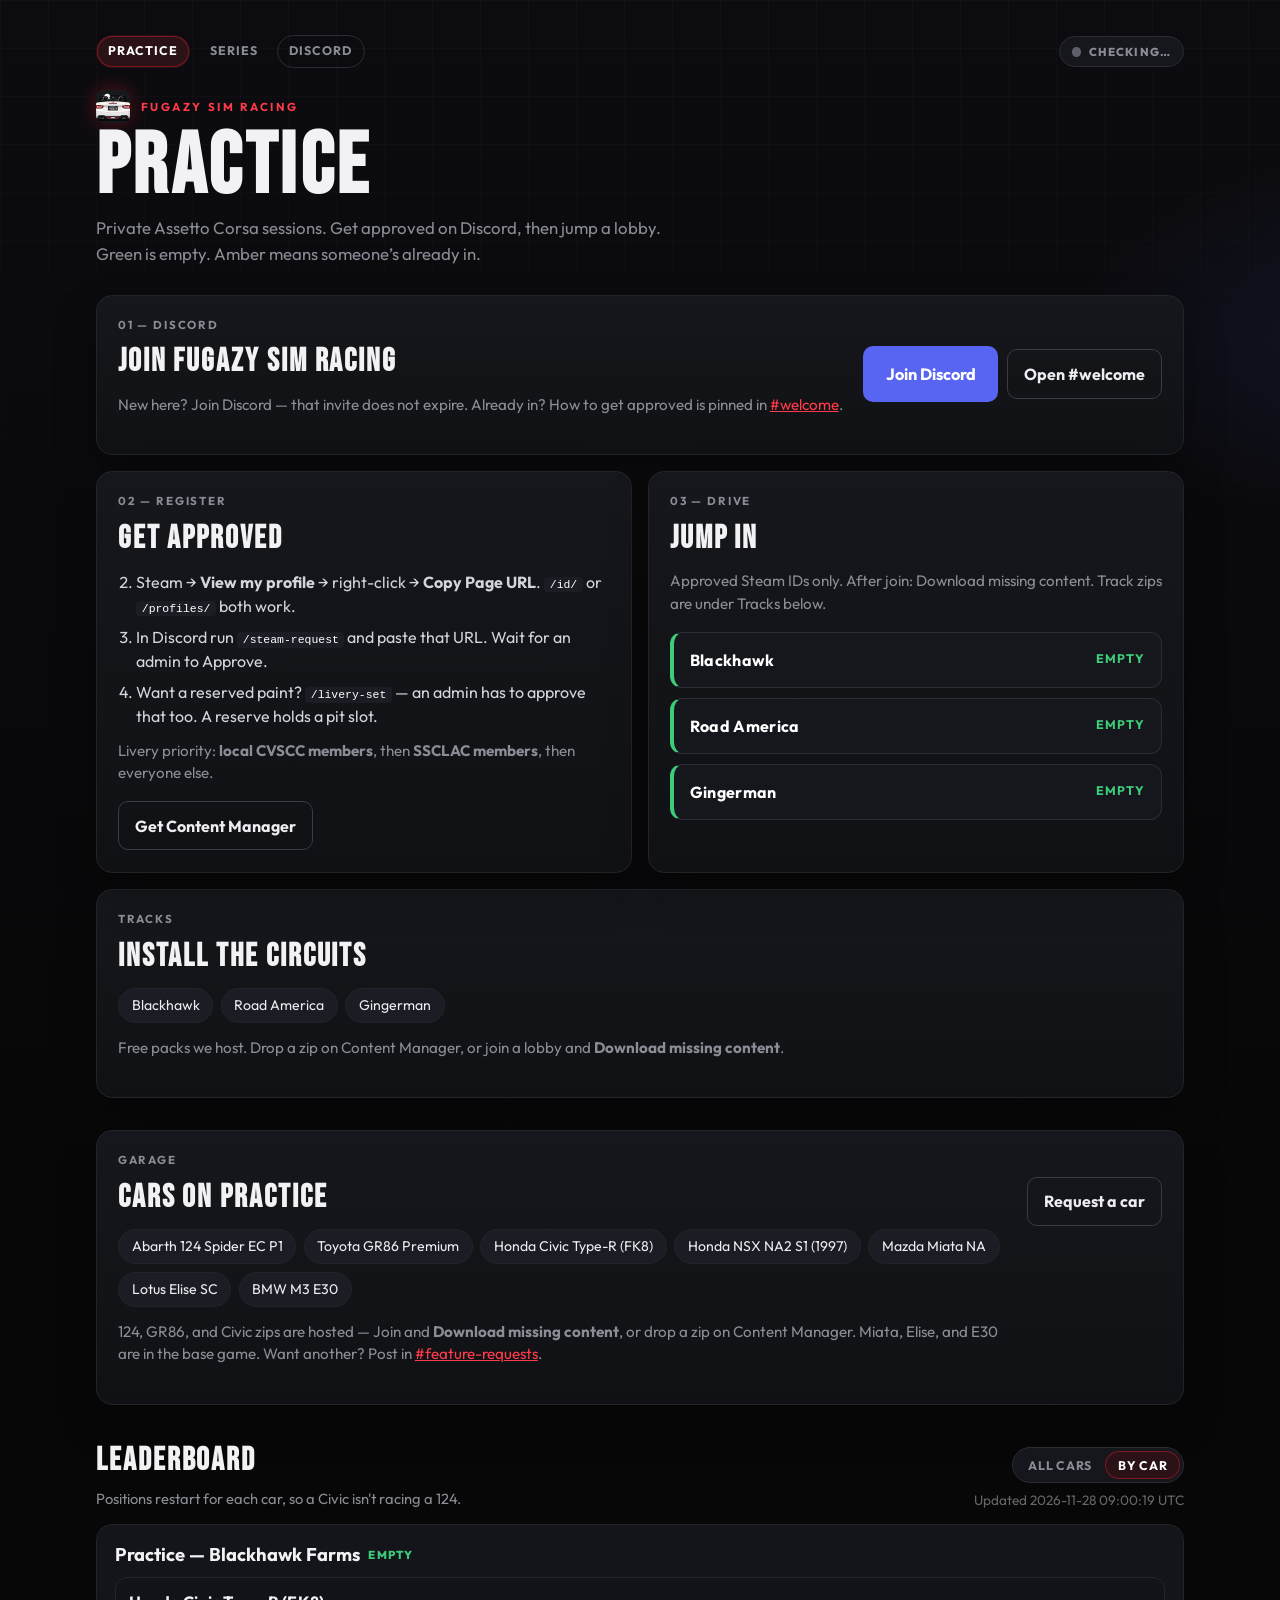
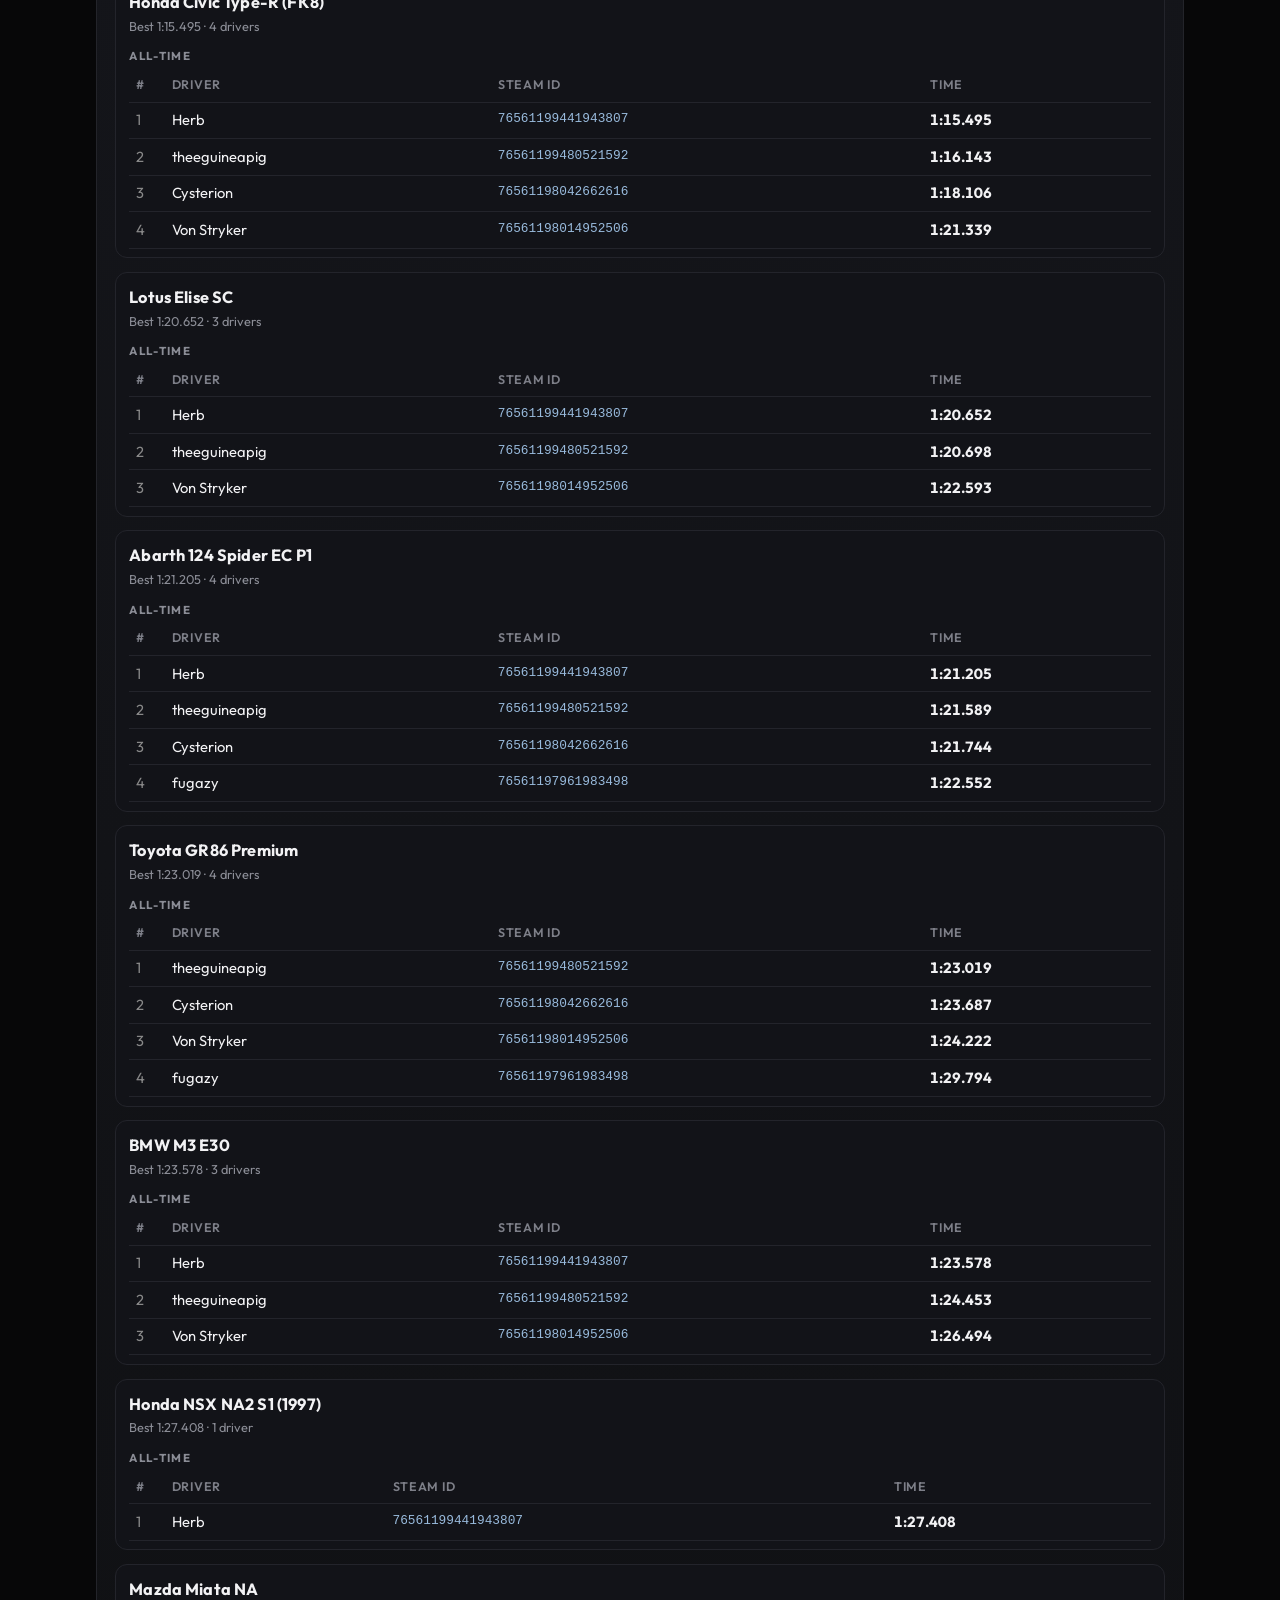
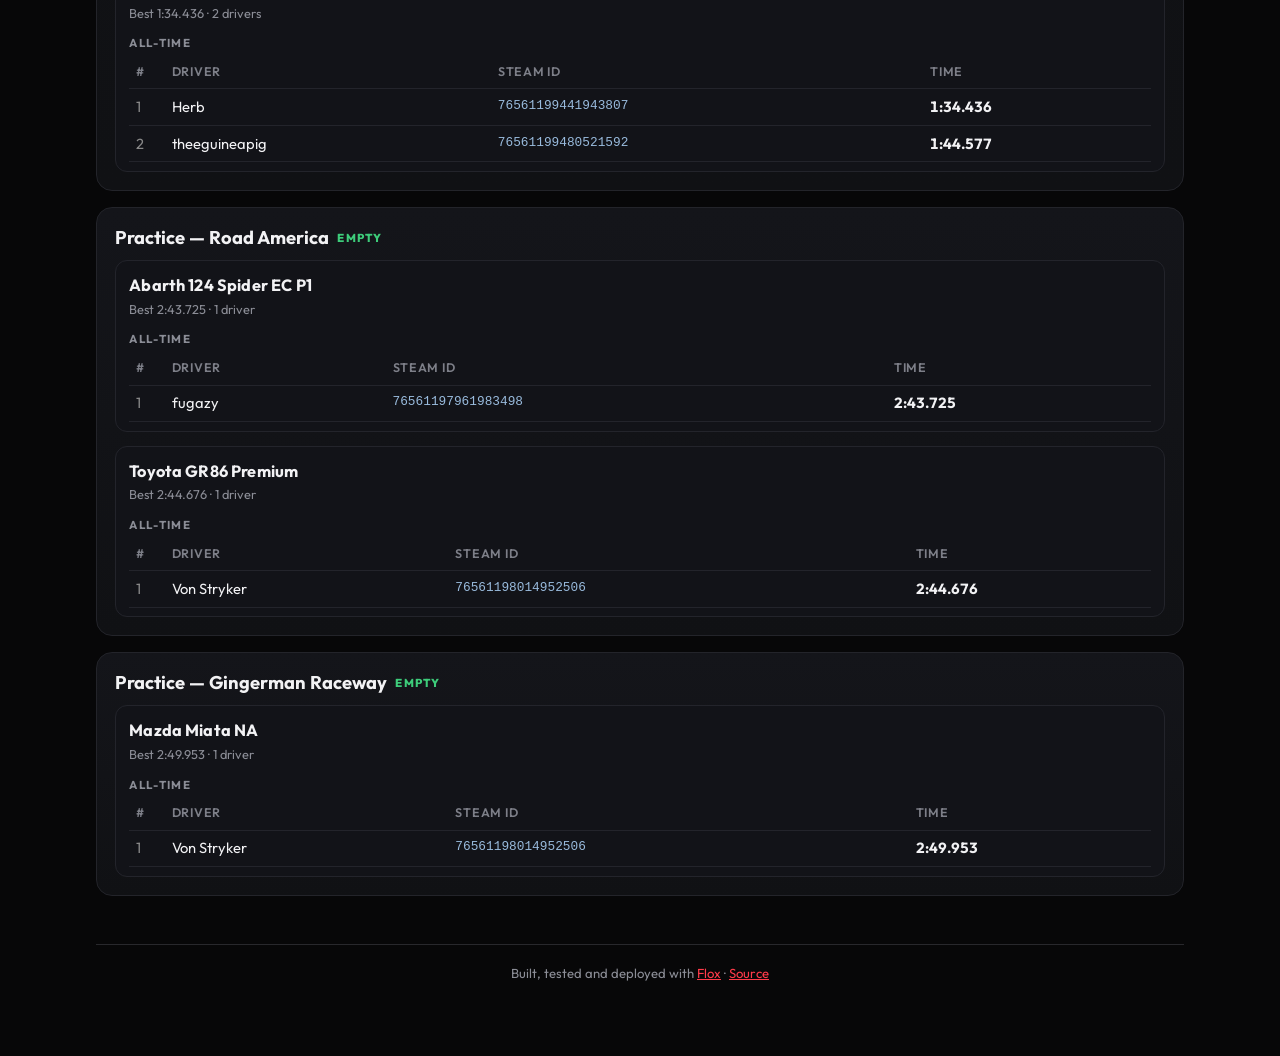
<file: index.html>
<!DOCTYPE html>
<html lang="en" data-events="https://ntfy.sh/ac-imkarrer-ac-practice-status/sse">
<head>
  <meta charset="utf-8">
  <meta name="viewport" content="width=device-width, initial-scale=1">
  <title>FUGAZY SIM RACING — Practice</title>
  <link rel="icon" type="image/png" href="favicon.png?v=1">
  <link rel="apple-touch-icon" href="favicon.png?v=1">
  <meta property="og:image" content="https://simracing.fugazy.dev/favicon.png">
  <link rel="preconnect" href="https://fonts.googleapis.com">
  <link rel="preconnect" href="https://fonts.gstatic.com" crossorigin>
  <link href="https://fonts.googleapis.com/css2?family=Bebas+Neue&family=Outfit:wght@400;600;700&display=swap" rel="stylesheet">
  <link rel="stylesheet" href="style.css?v=8">
</head>
<body>
  <div class="wrap">
    <header>
      <nav class="site-nav" aria-label="Site">
        <a class="nav-link on" href="index.html">Practice</a>
        <a class="nav-link" href="series.html">Series</a>
        <a class="nav-link ghost" href="https://discord.gg/Rh7vevrUYy">Discord</a>
        <p class="health" id="health" data-state="checking" role="status" aria-live="polite">
          <span class="health-dot" aria-hidden="true"></span>
          <span class="health-label">Checking…</span>
        </p>
      </nav>
      <div class="brand">
        <span class="brand-mark" aria-hidden="true"></span>
        <p class="eyebrow">Fugazy Sim Racing</p>
      </div>
      <h1>Practice</h1>
      <p class="lede">Private Assetto Corsa sessions. Get approved on Discord, then jump a lobby. Green is empty. Amber means someone’s already in.</p>
    </header>

    <aside class="health-banner" id="health-banner" hidden>
      <strong id="health-title">Down for maintenance</strong>
      <p id="health-message">Practice servers are offline.</p>
    </aside>

    <section class="card discord-step">
      <div class="copy">
        <p class="kicker">01 — Discord</p>
        <h2>Join FUGAZY SIM RACING</h2>
        <p class="hint">New here? Join Discord — that invite does not expire. Already in? How to get approved is pinned in <a href="https://discord.com/channels/1544532113615749210/1545234414265700374">#welcome</a>.</p>
      </div>
      <div class="discord-actions">
        <a class="btn discord" href="https://discord.gg/Rh7vevrUYy">Join Discord</a>
        <a class="btn ghost" href="https://discord.com/channels/1544532113615749210/1545234414265700374">Open #welcome</a>
      </div>
    </section>

    <section class="grid">
      <article class="card">
        <p class="kicker">02 — Register</p>
        <h2>Get approved</h2>
        <ol class="howto" start="2">
          <li>Steam → <strong>View my profile</strong> → right-click → <strong>Copy Page URL</strong>. <code>/id/</code> or <code>/profiles/</code> both work.</li>
          <li>In Discord run <code>/steam-request</code> and paste that URL. Wait for an admin to Approve.</li>
          <li>Want a reserved paint? <code>/livery-set</code> — an admin has to approve that too. A reserve holds a pit slot.</li>
        </ol>
        <p class="hint">Livery priority: <strong>local CVSCC members</strong>, then <strong>SSCLAC members</strong>, then everyone else.</p>
        <div class="actions">
          <a class="btn ghost" href="https://github.com/gro-ove/actools/releases/latest">Get Content Manager</a>
        </div>
      </article>

      <article class="card">
        <p class="kicker">03 — Drive</p>
        <h2>Jump in</h2>
        <p class="hint">Approved Steam IDs only. After join: Download missing content. Track zips are under Tracks below.</p>
        <div class="join-grid">
          <a class="join-card" data-lobby="blackhawk" href="https://acstuff.ru/s/q:race/online/join?ip=167.237.13.200&httpPort=8081">
            <span class="join-name">Blackhawk</span>
            <span class="join-status">…</span>
          </a>
          <a class="join-card" data-lobby="road-america" href="https://acstuff.ru/s/q:race/online/join?ip=167.237.13.200&httpPort=8082">
            <span class="join-name">Road America</span>
            <span class="join-status">…</span>
          </a>
          <a class="join-card" data-lobby="gingerman" href="https://acstuff.ru/s/q:race/online/join?ip=167.237.13.200&httpPort=8083">
            <span class="join-name">Gingerman</span>
            <span class="join-status">…</span>
          </a>
        </div>
      </article>
    </section>

    <section class="card cars-step" id="tracks">
      <div class="copy">
        <p class="kicker">Tracks</p>
        <h2>Install the circuits</h2>
        <ul class="car-pills">
            <li><a href="https://github.com/imkarrer/ac-practice/releases/download/content/slipangle_ggt.zip">Blackhawk</a></li>
            <li><a href="https://github.com/imkarrer/ac-practice/releases/download/content/lilski_road_america.zip">Road America</a></li>
            <li><a href="https://github.com/imkarrer/ac-practice/releases/download/content/gingerman_raceway.zip">Gingerman</a></li>
        </ul>
        <p class="hint">Free packs we host. Drop a zip on Content Manager, or join a lobby and <strong>Download missing content</strong>.</p>
      </div>
    </section>

    <section class="card cars-step">
      <div class="copy">
        <p class="kicker">Garage</p>
        <h2>Cars on practice</h2>
        <ul class="car-pills">
            <li><a href="https://github.com/imkarrer/ac-practice/releases/download/content/abarth_124_2016.zip">Abarth 124 Spider EC P1</a></li>
            <li><a href="https://github.com/imkarrer/ac-practice/releases/download/content/tbb_toyota_gr86_premium.zip">Toyota GR86 Premium</a></li>
            <li><a href="https://github.com/imkarrer/ac-practice/releases/download/content/pc_civic.zip">Honda Civic Type-R (FK8)</a></li>
            <li><a href="https://github.com/imkarrer/ac-practice/releases/download/content/some1_honda_nsx_1997_s1.zip">Honda NSX NA2 S1 (1997)</a></li>
            <li>Mazda Miata NA</li>
            <li>Lotus Elise SC</li>
            <li>BMW M3 E30</li>
        </ul>
        <p class="hint">124, GR86, and Civic zips are hosted — Join and <strong>Download missing content</strong>, or drop a zip on Content Manager. Miata, Elise, and E30 are in the base game. Want another? Post in <a href="https://discord.com/channels/1544532113615749210/1544893635353649294">#feature-requests</a>.</p>
      </div>
      <a class="btn ghost" href="https://discord.com/channels/1544532113615749210/1544893635353649294">Request a car</a>
    </section>

    <section>
      <div class="boards-head">
        <div>
          <h2>Leaderboard</h2>
          <p id="board-hint" class="boards-hint"></p>
        </div>
        <div class="boards-tools">
          <div class="rank-toggle" role="group" aria-label="Ranking mode">
            <button type="button" data-rank="all">All cars</button>
            <button type="button" data-rank="car">By car</button>
          </div>
          <p id="board-stamp" class="stamp"></p>
        </div>
      </div>
      <div id="boards"><p class="muted">Loading times…</p></div>
    </section>
    <footer class="site-foot">
      Built, tested and deployed with <a href="https://flox.dev">Flox</a>
      · <a href="https://github.com/imkarrer/ac-host">Source</a>
    </footer>
  </div>
  <script src="app.js?v=7"></script>
</body>
</html>
</file>
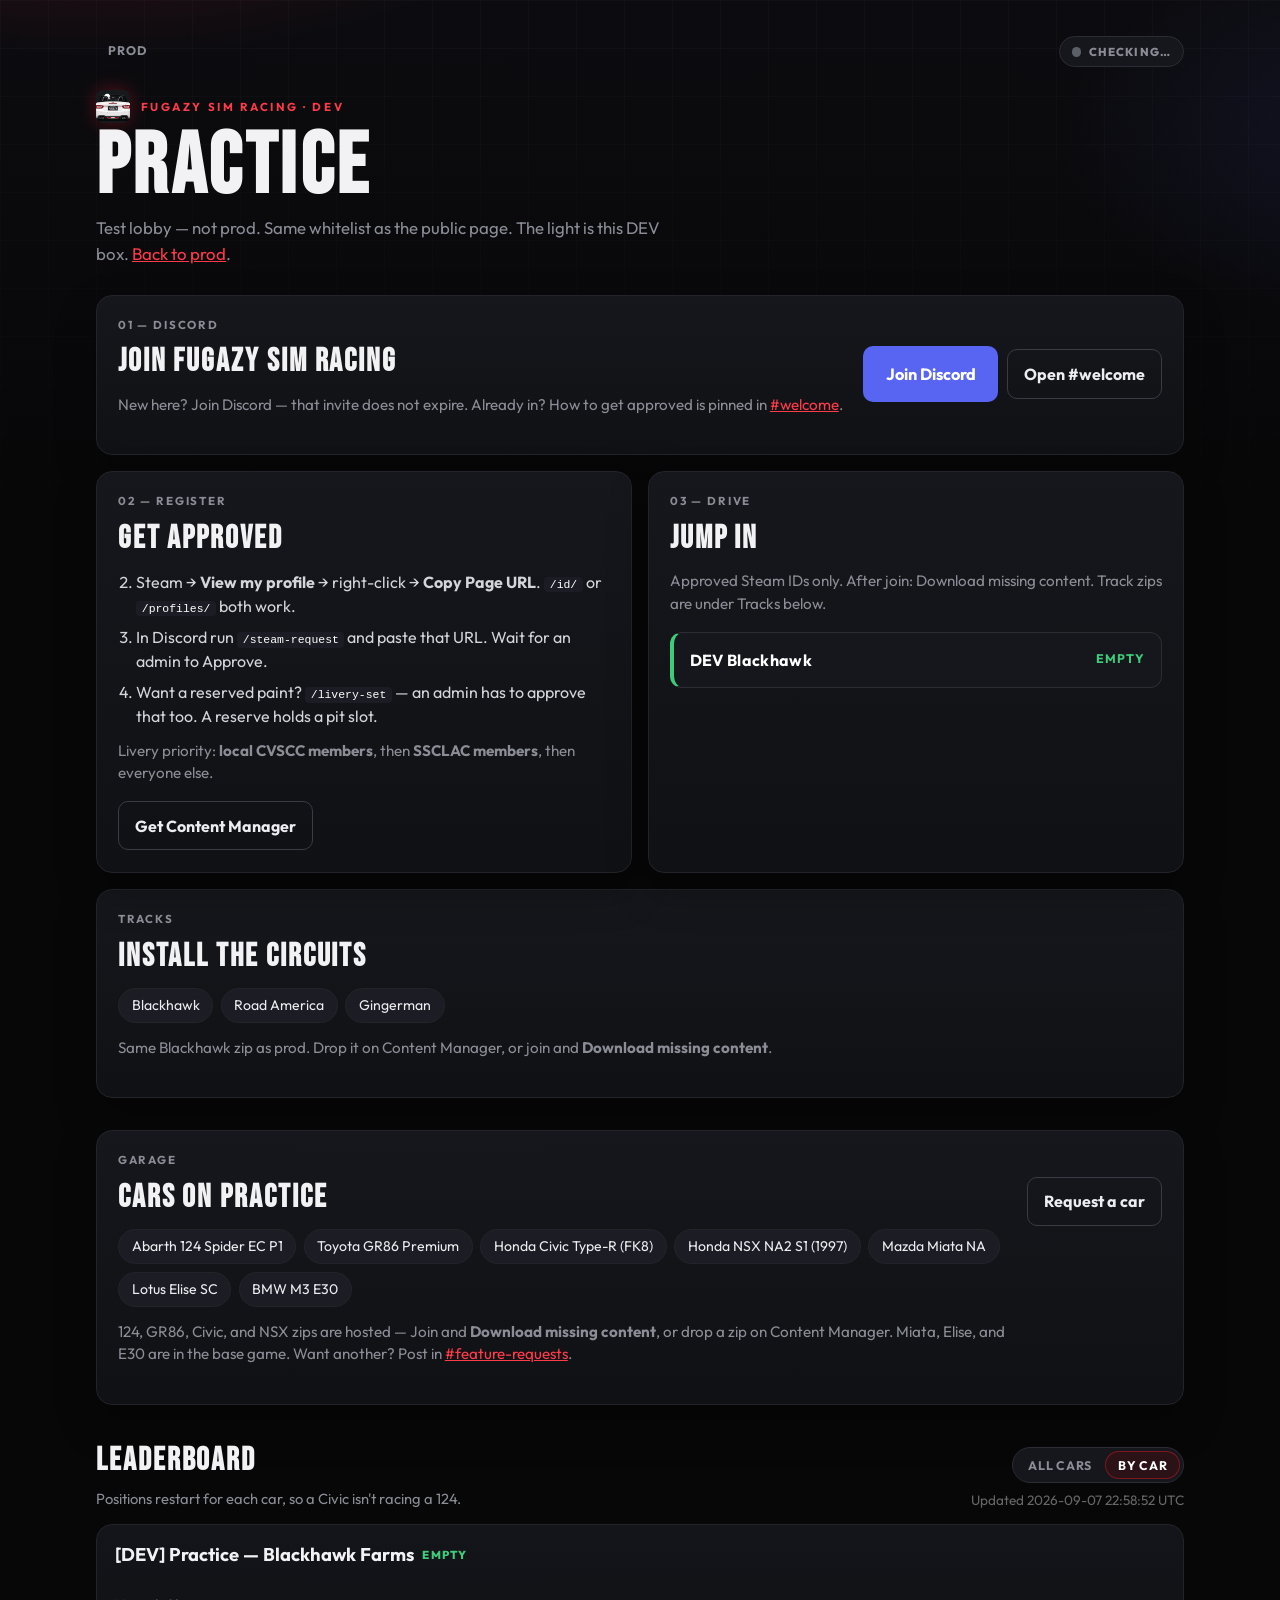
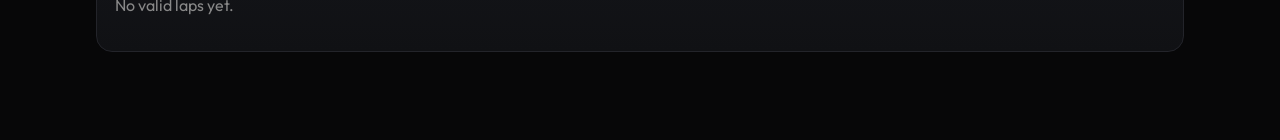
<file: dev/index.html>
<!DOCTYPE html>
<html lang="en" data-events="https://ntfy.sh/ac-imkarrer-ac-practice-status-dev/sse">
<head>
  <meta charset="utf-8">
  <meta name="viewport" content="width=device-width, initial-scale=1">
  <title>FUGAZY SIM RACING — Practice DEV</title>
  <link rel="icon" type="image/png" href="../favicon.png?v=1">
  <link rel="apple-touch-icon" href="../favicon.png?v=1">
  <meta property="og:image" content="https://simracing.fugazy.dev/favicon.png">
  <link rel="preconnect" href="https://fonts.googleapis.com">
  <link rel="preconnect" href="https://fonts.gstatic.com" crossorigin>
  <link href="https://fonts.googleapis.com/css2?family=Bebas+Neue&family=Outfit:wght@400;600;700&display=swap" rel="stylesheet">
  <link rel="stylesheet" href="../style.css?v=8">
</head>
<body>
  <div class="wrap">
    <header>
      <nav class="site-nav" aria-label="Site">
        <a class="nav-link" href="../">Prod</a>
        <p class="health" id="health" data-state="checking" role="status" aria-live="polite">
          <span class="health-dot" aria-hidden="true"></span>
          <span class="health-label">Checking…</span>
        </p>
      </nav>
      <div class="brand">
        <span class="brand-mark" aria-hidden="true"></span>
        <p class="eyebrow">Fugazy Sim Racing · Dev</p>
      </div>
      <h1>Practice</h1>
      <p class="lede">Test lobby — not prod. Same whitelist as the public page. The light is this DEV box. <a href="../">Back to prod</a>.</p>
    </header>

    <aside class="health-banner" id="health-banner" hidden>
      <strong id="health-title">Down for maintenance</strong>
      <p id="health-message">DEV lobby is offline.</p>
    </aside>

    <section class="card discord-step">
      <div class="copy">
        <p class="kicker">01 — Discord</p>
        <h2>Join FUGAZY SIM RACING</h2>
        <p class="hint">New here? Join Discord — that invite does not expire. Already in? How to get approved is pinned in <a href="https://discord.com/channels/1544532113615749210/1545234414265700374">#welcome</a>.</p>
      </div>
      <div class="discord-actions">
        <a class="btn discord" href="https://discord.gg/Rh7vevrUYy">Join Discord</a>
        <a class="btn ghost" href="https://discord.com/channels/1544532113615749210/1545234414265700374">Open #welcome</a>
      </div>
    </section>

    <section class="grid">
      <article class="card">
        <p class="kicker">02 — Register</p>
        <h2>Get approved</h2>
        <ol class="howto" start="2">
          <li>Steam → <strong>View my profile</strong> → right-click → <strong>Copy Page URL</strong>. <code>/id/</code> or <code>/profiles/</code> both work.</li>
          <li>In Discord run <code>/steam-request</code> and paste that URL. Wait for an admin to Approve.</li>
          <li>Want a reserved paint? <code>/livery-set</code> — an admin has to approve that too. A reserve holds a pit slot.</li>
        </ol>
        <p class="hint">Livery priority: <strong>local CVSCC members</strong>, then <strong>SSCLAC members</strong>, then everyone else.</p>
        <div class="actions">
          <a class="btn ghost" href="https://github.com/gro-ove/actools/releases/latest">Get Content Manager</a>
        </div>
      </article>

      <article class="card">
        <p class="kicker">03 — Drive</p>
        <h2>Jump in</h2>
        <p class="hint">Approved Steam IDs only. After join: Download missing content. Track zips are under Tracks below.</p>
        <div class="join-grid">
          <a class="join-card" data-lobby="dev-blackhawk" href="https://acstuff.ru/s/q:race/online/join?ip=167.237.13.200&httpPort=8089">
            <span class="join-name">DEV Blackhawk</span>
            <span class="join-status">…</span>
          </a>
        </div>
      </article>
    </section>

    <section class="card cars-step" id="tracks">
      <div class="copy">
        <p class="kicker">Tracks</p>
        <h2>Install the circuits</h2>
        <ul class="car-pills">
            <li><a href="https://github.com/imkarrer/ac-practice/releases/download/content/slipangle_ggt.zip">Blackhawk</a></li>
            <li><a href="https://github.com/imkarrer/ac-practice/releases/download/content/lilski_road_america.zip">Road America</a></li>
            <li><a href="https://github.com/imkarrer/ac-practice/releases/download/content/gingerman_raceway.zip">Gingerman</a></li>
        </ul>
        <p class="hint">Same Blackhawk zip as prod. Drop it on Content Manager, or join and <strong>Download missing content</strong>.</p>
      </div>
    </section>

    <section class="card cars-step">
      <div class="copy">
        <p class="kicker">Garage</p>
        <h2>Cars on practice</h2>
        <ul class="car-pills">
            <li><a href="https://github.com/imkarrer/ac-practice/releases/download/content/abarth_124_2016.zip">Abarth 124 Spider EC P1</a></li>
            <li><a href="https://github.com/imkarrer/ac-practice/releases/download/content/tbb_toyota_gr86_premium.zip">Toyota GR86 Premium</a></li>
            <li><a href="https://github.com/imkarrer/ac-practice/releases/download/content/pc_civic.zip">Honda Civic Type-R (FK8)</a></li>
            <li><a href="https://github.com/imkarrer/ac-practice/releases/download/content/some1_honda_nsx_1997_s1.zip">Honda NSX NA2 S1 (1997)</a></li>
            <li>Mazda Miata NA</li>
            <li>Lotus Elise SC</li>
            <li>BMW M3 E30</li>
        </ul>
        <p class="hint">124, GR86, Civic, and NSX zips are hosted — Join and <strong>Download missing content</strong>, or drop a zip on Content Manager. Miata, Elise, and E30 are in the base game. Want another? Post in <a href="https://discord.com/channels/1544532113615749210/1544893635353649294">#feature-requests</a>.</p>
      </div>
      <a class="btn ghost" href="https://discord.com/channels/1544532113615749210/1544893635353649294">Request a car</a>
    </section>

    <section>
      <div class="boards-head">
        <div>
          <h2>Leaderboard</h2>
          <p id="board-hint" class="boards-hint"></p>
        </div>
        <div class="boards-tools">
          <div class="rank-toggle" role="group" aria-label="Ranking mode">
            <button type="button" data-rank="all">All cars</button>
            <button type="button" data-rank="car">By car</button>
          </div>
          <p id="board-stamp" class="stamp"></p>
        </div>
      </div>
      <div id="boards"><p class="muted">Loading times…</p></div>
    </section>
  </div>
  <script src="../app.js?v=7"></script>
</body>
</html>
</file>
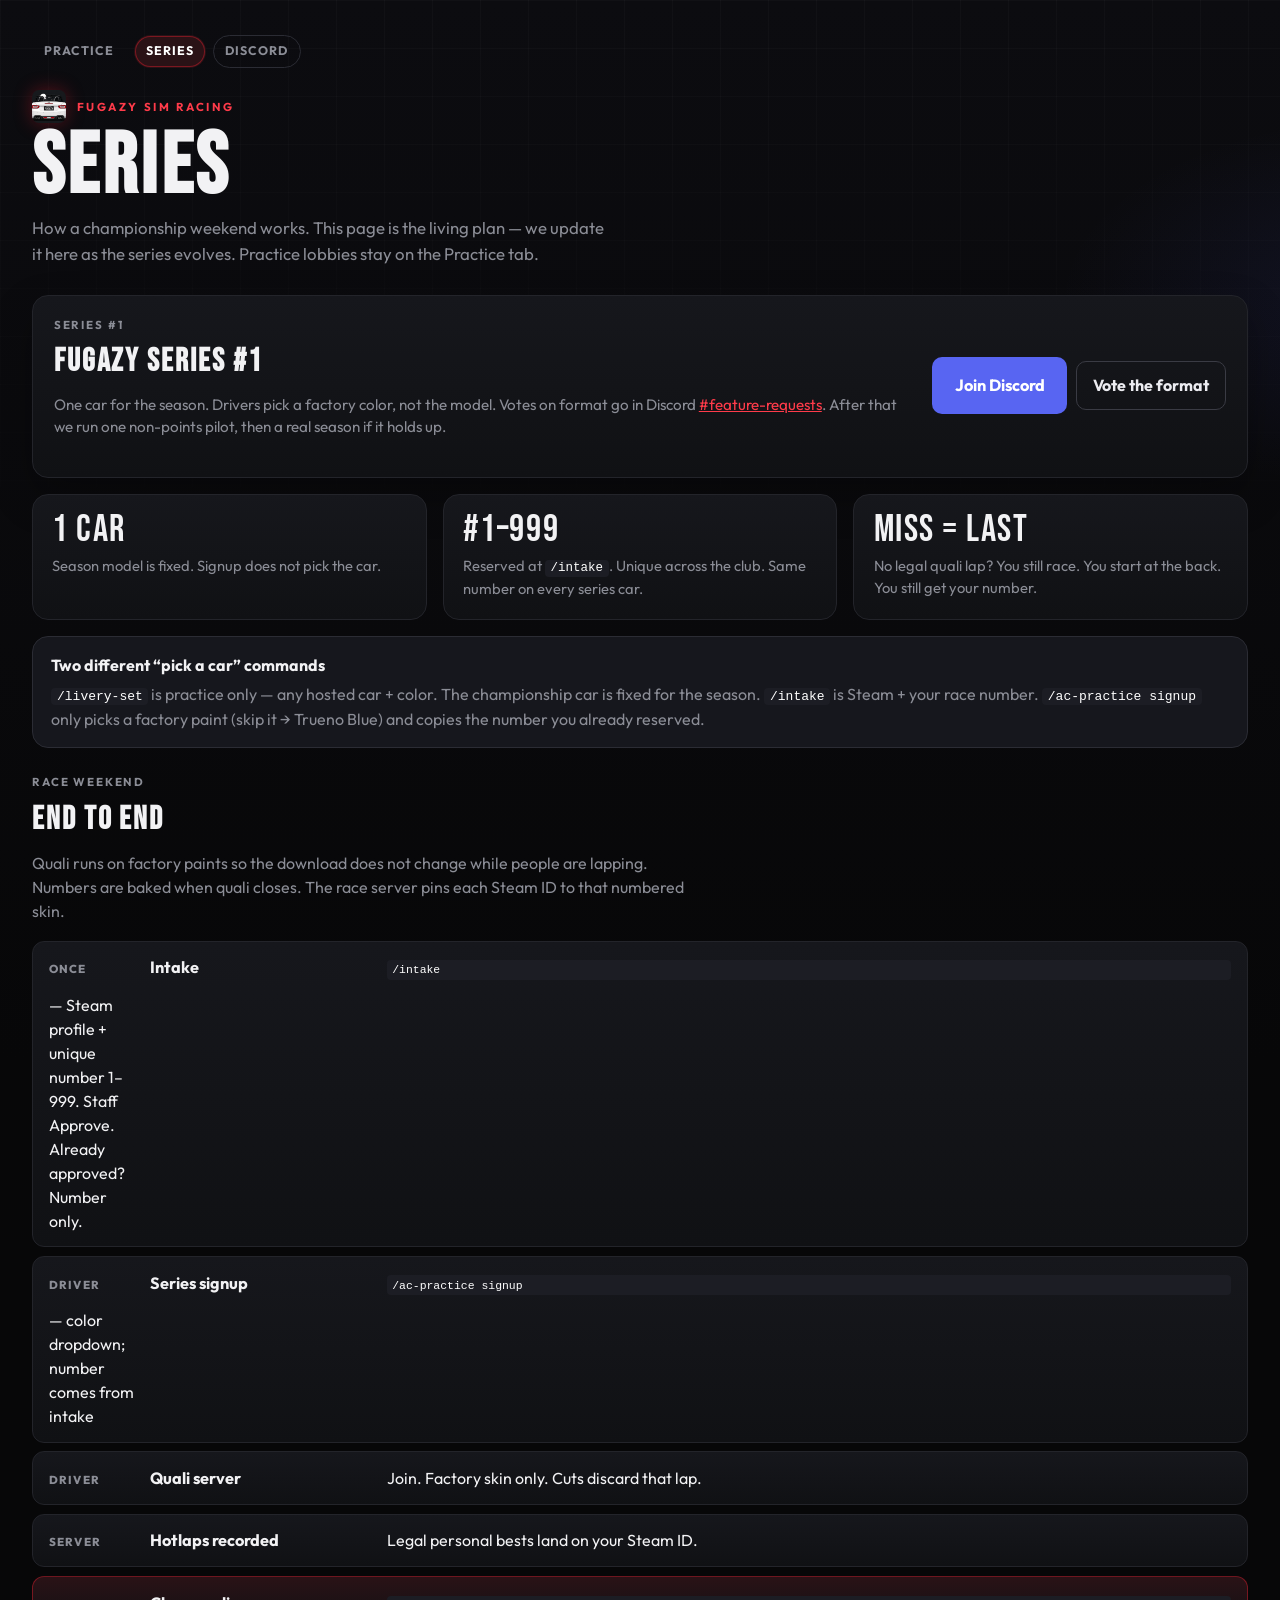
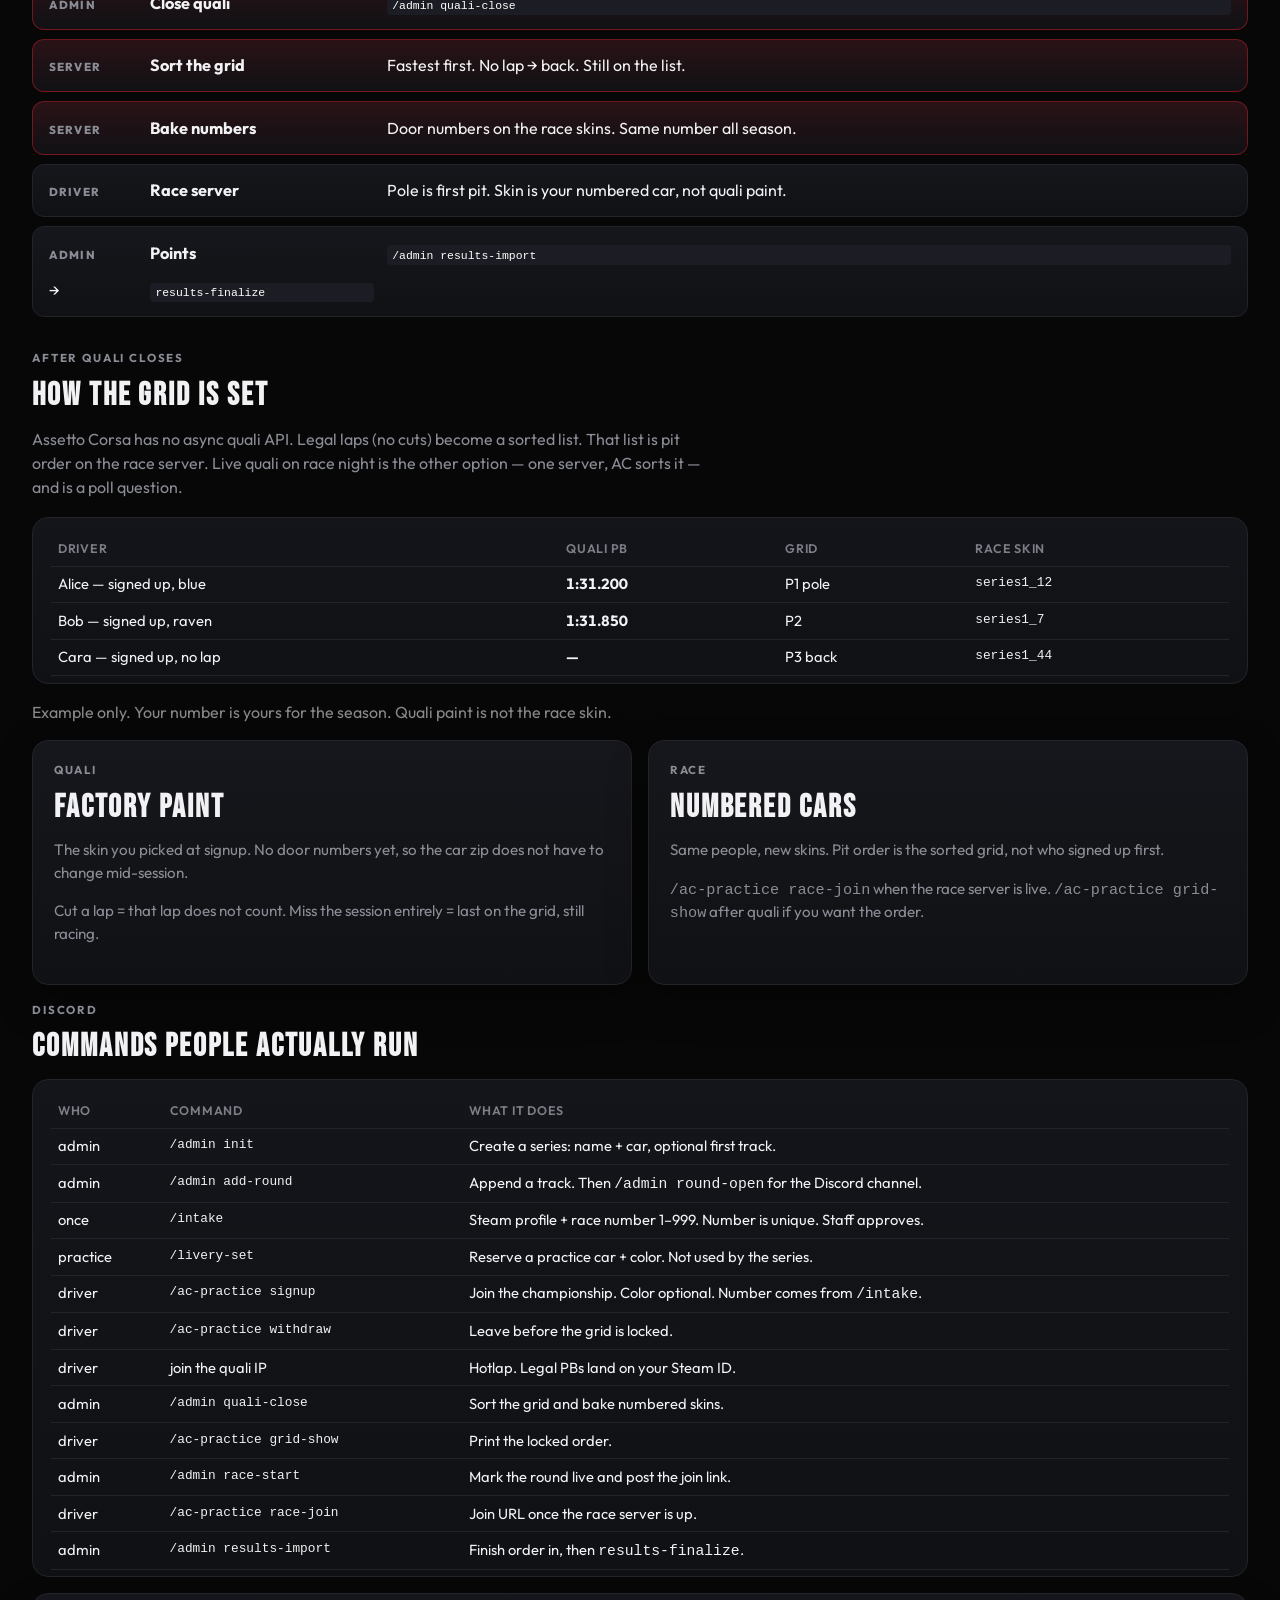
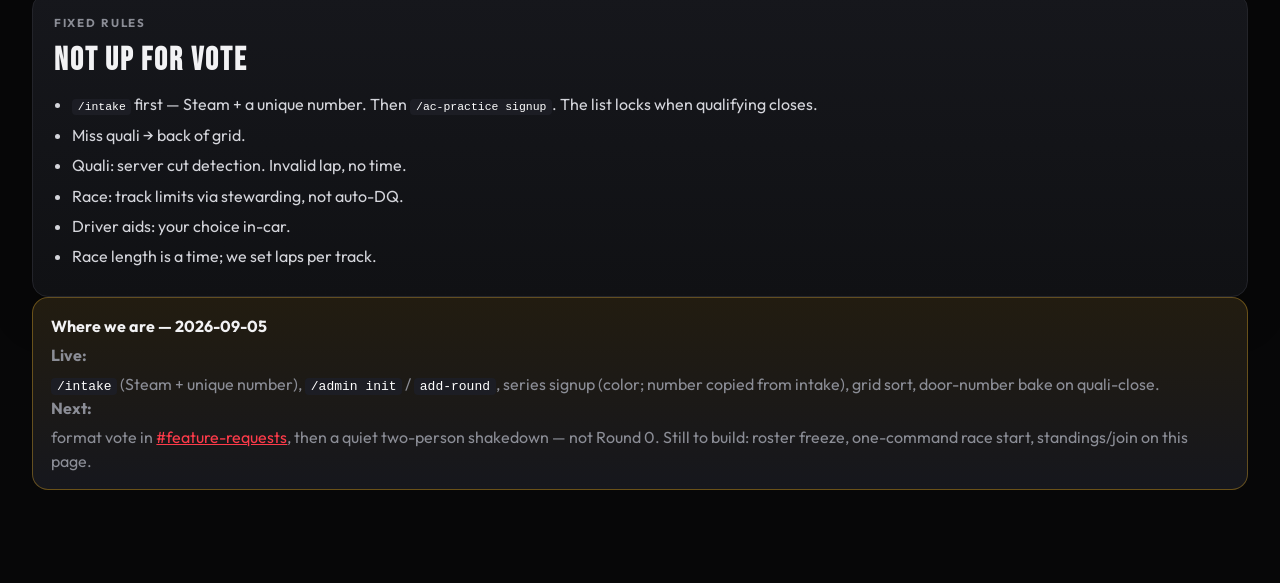
<file: series.html>
<!DOCTYPE html>
<html lang="en">
<head>
  <meta charset="utf-8">
  <meta name="viewport" content="width=device-width, initial-scale=1">
  <title>FUGAZY SIM RACING — Series</title>
  <link rel="icon" type="image/png" href="favicon.png?v=1">
  <link rel="apple-touch-icon" href="favicon.png?v=1">
  <meta property="og:title" content="FUGAZY SIM RACING — Series weekend">
  <meta property="og:description" content="How a championship weekend works: signup, quali, grid, numbered cars, race.">
  <meta property="og:image" content="https://imkarrer.github.io/ac-practice/favicon.png">
  <link rel="preconnect" href="https://fonts.googleapis.com">
  <link rel="preconnect" href="https://fonts.gstatic.com" crossorigin>
  <link href="https://fonts.googleapis.com/css2?family=Bebas+Neue&family=Outfit:wght@400;600;700&display=swap" rel="stylesheet">
  <link rel="stylesheet" href="style.css?v=8">
</head>
<body>
  <div class="wrap series-page">
    <header>
      <nav class="site-nav" aria-label="Site">
        <a class="nav-link" href="index.html">Practice</a>
        <a class="nav-link on" href="series.html">Series</a>
        <a class="nav-link ghost" href="https://discord.gg/Rh7vevrUYy">Discord</a>
      </nav>
      <div class="brand">
        <span class="brand-mark" aria-hidden="true"></span>
        <p class="eyebrow">Fugazy Sim Racing</p>
      </div>
      <h1>Series</h1>
      <p class="lede">How a championship weekend works. This page is the living plan — we update it here as the series evolves. Practice lobbies stay on the Practice tab.</p>
    </header>

    <section class="card discord-step" id="series-1">
      <div class="copy">
        <p class="kicker">Series #1</p>
        <h2>Fugazy Series #1</h2>
        <p class="hint">One car for the season. Drivers pick a factory color, not the model. Votes on format go in Discord <a href="https://discord.com/channels/1544532113615749210/1544893635353649294">#feature-requests</a>. After that we run one non-points pilot, then a real season if it holds up.</p>
      </div>
      <div class="discord-actions">
        <a class="btn discord" href="https://discord.gg/Rh7vevrUYy">Join Discord</a>
        <a class="btn ghost" href="https://discord.com/channels/1544532113615749210/1544893635353649294">Vote the format</a>
      </div>
    </section>

    <section class="stat-grid" aria-label="Series facts">
      <article class="stat-card">
        <p class="stat-value">1 car</p>
        <p class="stat-label">Season model is fixed. Signup does not pick the car.</p>
      </article>
      <article class="stat-card">
        <p class="stat-value">#1–999</p>
        <p class="stat-label">Reserved at <code>/intake</code>. Unique across the club. Same number on every series car.</p>
      </article>
      <article class="stat-card">
        <p class="stat-value">miss = last</p>
        <p class="stat-label">No legal quali lap? You still race. You start at the back. You still get your number.</p>
      </article>
    </section>

    <aside class="note">
      <strong>Two different “pick a car” commands</strong>
      <p><code>/livery-set</code> is practice only — any hosted car + color. The championship car is fixed for the season. <code>/intake</code> is Steam + your race number. <code>/ac-practice signup</code> only picks a factory paint (skip it → Trueno Blue) and copies the number you already reserved.</p>
    </aside>

    <section id="weekend">
      <p class="kicker">Race weekend</p>
      <h2 class="section-title">End to end</h2>
      <p class="section-lede">Quali runs on factory paints so the download does not change while people are lapping. Numbers are baked when quali closes. The race server pins each Steam ID to that numbered skin.</p>
      <ol class="flow">
        <li>
          <span class="flow-who">once</span>
          <strong>Intake</strong>
          <code>/intake</code> — Steam profile + unique number 1–999. Staff Approve. Already approved? Number only.
        </li>
        <li>
          <span class="flow-who">driver</span>
          <strong>Series signup</strong>
          <code>/ac-practice signup</code> — color dropdown; number comes from intake
        </li>
        <li>
          <span class="flow-who">driver</span>
          <strong>Quali server</strong>
          Join. Factory skin only. Cuts discard that lap.
        </li>
        <li>
          <span class="flow-who">server</span>
          <strong>Hotlaps recorded</strong>
          Legal personal bests land on your Steam ID.
        </li>
        <li class="flow-mark">
          <span class="flow-who">admin</span>
          <strong>Close quali</strong>
          <code>/admin quali-close</code>
        </li>
        <li class="flow-mark">
          <span class="flow-who">server</span>
          <strong>Sort the grid</strong>
          Fastest first. No lap → back. Still on the list.
        </li>
        <li class="flow-mark">
          <span class="flow-who">server</span>
          <strong>Bake numbers</strong>
          Door numbers on the race skins. Same number all season.
        </li>
        <li>
          <span class="flow-who">driver</span>
          <strong>Race server</strong>
          Pole is first pit. Skin is your numbered car, not quali paint.
        </li>
        <li>
          <span class="flow-who">admin</span>
          <strong>Points</strong>
          <code>/admin results-import</code> → <code>results-finalize</code>
        </li>
      </ol>
    </section>

    <section id="grid">
      <p class="kicker">After quali closes</p>
      <h2 class="section-title">How the grid is set</h2>
      <p class="section-lede">Assetto Corsa has no async quali API. Legal laps (no cuts) become a sorted list. That list is pit order on the race server. Live quali on race night is the other option — one server, AC sorts it — and is a poll question.</p>
      <div class="board">
        <table class="laps">
          <thead>
            <tr>
              <th>Driver</th>
              <th>Quali PB</th>
              <th>Grid</th>
              <th>Race skin</th>
            </tr>
          </thead>
          <tbody>
            <tr>
              <td>Alice — signed up, blue</td>
              <td class="time">1:31.200</td>
              <td>P1 pole</td>
              <td class="guid">series1_12</td>
            </tr>
            <tr>
              <td>Bob — signed up, raven</td>
              <td class="time">1:31.850</td>
              <td>P2</td>
              <td class="guid">series1_7</td>
            </tr>
            <tr>
              <td>Cara — signed up, no lap</td>
              <td class="time">—</td>
              <td>P3 back</td>
              <td class="guid">series1_44</td>
            </tr>
          </tbody>
        </table>
      </div>
      <p class="muted">Example only. Your number is yours for the season. Quali paint is not the race skin.</p>
    </section>

    <section class="grid">
      <article class="card">
        <p class="kicker">Quali</p>
        <h2>Factory paint</h2>
        <p class="hint">The skin you picked at signup. No door numbers yet, so the car zip does not have to change mid-session.</p>
        <p class="hint">Cut a lap = that lap does not count. Miss the session entirely = last on the grid, still racing.</p>
      </article>
      <article class="card">
        <p class="kicker">Race</p>
        <h2>Numbered cars</h2>
        <p class="hint">Same people, new skins. Pit order is the sorted grid, not who signed up first.</p>
        <p class="hint"><code>/ac-practice race-join</code> when the race server is live. <code>/ac-practice grid-show</code> after quali if you want the order.</p>
      </article>
    </section>

    <section id="commands">
      <p class="kicker">Discord</p>
      <h2 class="section-title">Commands people actually run</h2>
      <div class="board">
        <table class="laps">
          <thead>
            <tr>
              <th>Who</th>
              <th>Command</th>
              <th>What it does</th>
            </tr>
          </thead>
          <tbody>
            <tr>
              <td>admin</td>
              <td class="guid">/admin init</td>
              <td>Create a series: name + car, optional first track.</td>
            </tr>
            <tr>
              <td>admin</td>
              <td class="guid">/admin add-round</td>
              <td>Append a track. Then <code>/admin round-open</code> for the Discord channel.</td>
            </tr>
            <tr>
              <td>once</td>
              <td class="guid">/intake</td>
              <td>Steam profile + race number 1–999. Number is unique. Staff approves.</td>
            </tr>
            <tr>
              <td>practice</td>
              <td class="guid">/livery-set</td>
              <td>Reserve a practice car + color. Not used by the series.</td>
            </tr>
            <tr>
              <td>driver</td>
              <td class="guid">/ac-practice signup</td>
              <td>Join the championship. Color optional. Number comes from <code>/intake</code>.</td>
            </tr>
            <tr>
              <td>driver</td>
              <td class="guid">/ac-practice withdraw</td>
              <td>Leave before the grid is locked.</td>
            </tr>
            <tr>
              <td>driver</td>
              <td>join the quali IP</td>
              <td>Hotlap. Legal PBs land on your Steam ID.</td>
            </tr>
            <tr>
              <td>admin</td>
              <td class="guid">/admin quali-close</td>
              <td>Sort the grid and bake numbered skins.</td>
            </tr>
            <tr>
              <td>driver</td>
              <td class="guid">/ac-practice grid-show</td>
              <td>Print the locked order.</td>
            </tr>
            <tr>
              <td>admin</td>
              <td class="guid">/admin race-start</td>
              <td>Mark the round live and post the join link.</td>
            </tr>
            <tr>
              <td>driver</td>
              <td class="guid">/ac-practice race-join</td>
              <td>Join URL once the race server is up.</td>
            </tr>
            <tr>
              <td>admin</td>
              <td class="guid">/admin results-import</td>
              <td>Finish order in, then <code>results-finalize</code>.</td>
            </tr>
          </tbody>
        </table>
      </div>
    </section>

    <section class="card" id="rules">
      <p class="kicker">Fixed rules</p>
      <h2>Not up for vote</h2>
      <ul class="howto-plain">
        <li><code>/intake</code> first — Steam + a unique number. Then <code>/ac-practice signup</code>. The list locks when qualifying closes.</li>
        <li>Miss quali → back of grid.</li>
        <li>Quali: server cut detection. Invalid lap, no time.</li>
        <li>Race: track limits via stewarding, not auto-DQ.</li>
        <li>Driver aids: your choice in-car.</li>
        <li>Race length is a time; we set laps per track.</li>
      </ul>
    </section>

    <aside class="note warn">
      <strong>Where we are — 2026-09-05</strong>
      <p><strong>Live:</strong> <code>/intake</code> (Steam + unique number), <code>/admin init</code> / <code>add-round</code>, series signup (color; number copied from intake), grid sort, door-number bake on quali-close. <strong>Next:</strong> format vote in <a href="https://discord.com/channels/1544532113615749210/1544893635353649294">#feature-requests</a>, then a quiet two-person shakedown — not Round 0. Still to build: roster freeze, one-command race start, standings/join on this page.</p>
    </aside>
  </div>
  <script src="series.js?v=1"></script>
</body>
</html>
</file>
<file: style.css>
:root {
  color-scheme: dark;
  --bg: #070708;
  --card: #101114;
  --line: #23242a;
  --text: #f2f2f4;
  --muted: #8b8d96;
  --red: #e11d2e;
  --red-2: #ff3b4a;
  --green: #3dcc7a;
  --amber: #f0b429;
  --blurple: #5865f2;
}

* { box-sizing: border-box; }

html, body { margin: 0; min-height: 100%; }

body {
  font-family: Outfit, Segoe UI, system-ui, sans-serif;
  background:
    radial-gradient(900px 420px at 8% -10%, rgba(225, 29, 46, 0.22), transparent 55%),
    radial-gradient(700px 380px at 110% 8%, rgba(88, 101, 242, 0.1), transparent 50%),
    linear-gradient(180deg, #0c0c10 0%, var(--bg) 28%);
  color: var(--text);
  line-height: 1.5;
}

body::before {
  content: "";
  position: fixed;
  inset: 0;
  pointer-events: none;
  background-image:
    linear-gradient(rgba(255, 255, 255, 0.025) 1px, transparent 1px),
    linear-gradient(90deg, rgba(255, 255, 255, 0.025) 1px, transparent 1px);
  background-size: 48px 48px;
  mask-image: linear-gradient(180deg, #000 0%, transparent 72%);
}

a { color: var(--red-2); }
a:hover { color: #ff6b76; }

.wrap {
  width: min(68rem, calc(100% - 2rem));
  margin: 0 auto;
  padding: 2.2rem 0 4.5rem;
  position: relative;
}

.site-nav {
  display: flex;
  flex-wrap: wrap;
  align-items: center;
  gap: 0.45rem;
  margin: 0 0 1.35rem;
}

.nav-link {
  display: inline-flex;
  align-items: center;
  text-decoration: none;
  color: var(--muted);
  font-size: 0.78rem;
  font-weight: 700;
  letter-spacing: 0.08em;
  text-transform: uppercase;
  padding: 0.38rem 0.7rem;
  border-radius: 999px;
  border: 1px solid transparent;
}

.nav-link:hover { color: #fff; }

.nav-link.on {
  color: #fff;
  background: #2a1216;
  box-shadow: inset 0 0 0 1px rgba(225, 29, 46, 0.45);
}

.nav-link.ghost { border-color: #2b2c34; }

.health {
  display: inline-flex;
  align-items: center;
  gap: 0.45rem;
  margin: 0 0 0 auto;
  padding: 0.38rem 0.75rem;
  border-radius: 999px;
  border: 1px solid #2b2c34;
  background: #16171d;
  color: var(--muted);
  font-size: 0.72rem;
  font-weight: 800;
  letter-spacing: 0.1em;
  text-transform: uppercase;
}

.health-dot {
  width: 0.62rem;
  height: 0.62rem;
  border-radius: 50%;
  background: #5c5e68;
  box-shadow: 0 0 0 0 rgba(92, 94, 104, 0.35);
}

.health[data-state="up"] { color: var(--green); border-color: rgba(61, 204, 122, 0.35); }
.health[data-state="up"] .health-dot {
  background: var(--green);
  box-shadow: 0 0 10px rgba(61, 204, 122, 0.55);
  animation: health-pulse 1.7s ease-in-out infinite;
}

.health[data-state="down"] { color: var(--red-2); border-color: rgba(225, 29, 46, 0.45); }
.health[data-state="down"] .health-dot {
  background: var(--red);
  box-shadow: 0 0 10px rgba(225, 29, 46, 0.55);
}

@keyframes health-pulse {
  0%, 100% { transform: scale(1); opacity: 1; }
  50% { transform: scale(0.82); opacity: 0.7; }
}

.health-banner {
  margin: 0 0 1rem;
  padding: 1rem 1.15rem;
  border-radius: 16px;
  border: 1px solid rgba(225, 29, 46, 0.45);
  background: linear-gradient(180deg, #2a1216 0%, #1a0d10 100%);
  box-shadow: 0 18px 40px rgba(0, 0, 0, 0.28);
}

.health-banner[hidden] { display: none; }

.health-banner strong {
  display: block;
  font-family: "Bebas Neue", Impact, sans-serif;
  letter-spacing: 0.06em;
  font-size: 1.7rem;
  font-weight: 400;
  margin: 0 0 0.2rem;
}

.health-banner p {
  margin: 0;
  color: #f0c4c8;
  font-size: 0.98rem;
}

.brand {
  display: flex;
  align-items: center;
  gap: 0.7rem;
  margin: 0 0 0.35rem;
}

.brand-mark {
  width: 2.1rem;
  height: 2.1rem;
  flex: 0 0 auto;
  border-radius: 0.45rem;
  background: #111 url("favicon.png") center / cover no-repeat;
  box-shadow: 0 0 18px rgba(225, 29, 46, 0.35);
}

.eyebrow {
  margin: 0;
  letter-spacing: 0.22em;
  font-size: 0.72rem;
  font-weight: 700;
  color: var(--red-2);
  text-transform: uppercase;
}

h1 {
  font-family: "Bebas Neue", Impact, sans-serif;
  font-size: clamp(3.2rem, 8vw, 5.4rem);
  line-height: 0.9;
  letter-spacing: 0.04em;
  margin: 0 0 0.55rem;
}

.lede {
  margin: 0 0 1.8rem;
  color: var(--muted);
  max-width: 36rem;
  font-size: 1.05rem;
}

.discord-step {
  display: flex;
  align-items: center;
  justify-content: space-between;
  gap: 1.2rem;
  margin-bottom: 1rem;
}

.discord-step .copy { min-width: 0; }

.discord-actions {
  display: flex;
  flex-wrap: wrap;
  gap: 0.55rem;
  flex: 0 0 auto;
  align-items: center;
}

.discord-step .discord-actions .btn.discord {
  padding: 0.95rem 1.35rem;
  font-size: 1.02rem;
}

@media (max-width: 700px) {
  .discord-step {
    flex-direction: column;
    align-items: stretch;
  }
}

.grid {
  display: grid;
  grid-template-columns: 1fr 1fr;
  gap: 1rem;
  margin-bottom: 1rem;
}

.cars-step {
  display: flex;
  align-items: flex-start;
  justify-content: space-between;
  gap: 1.2rem;
  margin-bottom: 2rem;
}

.cars-step .copy { min-width: 0; flex: 1; }

.cars-step .btn {
  flex: 0 0 auto;
  margin-top: 1.6rem;
}

.car-pills {
  display: flex;
  flex-wrap: wrap;
  gap: 0.45rem;
  list-style: none;
  margin: 0 0 0.85rem;
  padding: 0;
}

.car-pills li {
  background: #1c1d24;
  border: 1px solid var(--line);
  border-radius: 999px;
  padding: 0.38rem 0.8rem;
  font-size: 0.88rem;
  color: #ececf1;
}

.car-pills a {
  color: inherit;
  text-decoration: none;
}

.car-pills a:hover {
  text-decoration: underline;
}

@media (max-width: 700px) {
  .cars-step {
    flex-direction: column;
    align-items: stretch;
  }
  .cars-step .btn { margin-top: 0; }
}

@media (max-width: 800px) {
  .grid { grid-template-columns: 1fr; }
}

.card {
  background: linear-gradient(180deg, #16171c 0%, var(--card) 100%);
  border: 1px solid var(--line);
  border-radius: 16px;
  padding: 1.25rem 1.3rem 1.35rem;
  box-shadow: 0 18px 40px rgba(0, 0, 0, 0.28);
}

.kicker {
  margin: 0 0 0.35rem;
  color: var(--muted);
  font-size: 0.72rem;
  letter-spacing: 0.16em;
  text-transform: uppercase;
  font-weight: 700;
}

.card h2 {
  font-family: "Bebas Neue", Impact, sans-serif;
  letter-spacing: 0.06em;
  font-size: 2rem;
  margin: 0 0 0.45rem;
}

.card p.hint {
  margin: 0 0 1rem;
  color: var(--muted);
  font-size: 0.95rem;
}

ol.howto {
  margin: 0 0 0.7rem;
  padding-left: 1.15rem;
  color: #d4d5db;
}

ol.howto li { margin: 0.45rem 0; }
ol.howto code {
  font-size: 0.88em;
  color: #fff;
  background: #1c1d24;
  padding: 0.08rem 0.35rem;
  border-radius: 4px;
}

.actions {
  display: flex;
  flex-wrap: wrap;
  gap: 0.55rem;
}

.btn {
  display: inline-flex;
  align-items: center;
  justify-content: center;
  text-decoration: none;
  font-weight: 700;
  border-radius: 10px;
  padding: 0.72rem 1rem;
  color: #fff;
  border: 1px solid transparent;
}

.btn.discord {
  background: var(--blurple);
  color: #fff;
}
.btn.discord:hover { background: #6d78f5; color: #fff; }

.btn.ghost {
  background: transparent;
  border-color: #3a3b44;
  color: #ececf1;
}
.btn.ghost:hover { border-color: #6a6b76; color: #fff; }

.join-grid {
  display: grid;
  gap: 0.6rem;
}

.join-card {
  display: flex;
  align-items: center;
  justify-content: space-between;
  gap: 0.8rem;
  text-decoration: none;
  color: #fff;
  background: #16171d;
  border: 1px solid #2b2c34;
  border-left: 4px solid var(--green);
  border-radius: 12px;
  padding: 0.95rem 1rem;
  transition: transform 0.15s ease, border-color 0.15s ease, background 0.15s ease;
}

.join-card:hover {
  transform: translateY(-1px);
  background: #1b1c23;
  color: #fff;
}

.join-card.busy {
  border-left-color: var(--amber);
}

.join-card.down {
  border-left-color: var(--red);
}

.join-card.down:hover { transform: none; }

.join-name {
  font-weight: 700;
  letter-spacing: 0.02em;
}

.join-status {
  font-size: 0.78rem;
  font-weight: 700;
  letter-spacing: 0.08em;
  text-transform: uppercase;
  color: var(--green);
}

.join-card.busy .join-status { color: var(--amber); }
.join-card.down .join-status { color: var(--red-2); }

.live.down { color: var(--red-2); }

.boards-head {
  display: flex;
  align-items: baseline;
  justify-content: space-between;
  gap: 1rem;
  margin: 0.4rem 0 0.85rem;
}

.boards-head h2 {
  font-family: "Bebas Neue", Impact, sans-serif;
  letter-spacing: 0.06em;
  font-size: 2rem;
  margin: 0;
}

.boards-hint {
  margin: 0.2rem 0 0;
  color: var(--muted);
  font-size: 0.92rem;
}

.boards-tools {
  display: flex;
  flex-direction: column;
  align-items: flex-end;
  gap: 0.4rem;
}

.rank-toggle {
  display: inline-flex;
  padding: 0.18rem;
  background: #16171d;
  border: 1px solid #2b2c34;
  border-radius: 999px;
}

.rank-toggle button {
  appearance: none;
  border: 0;
  background: transparent;
  color: var(--muted);
  font: 700 0.78rem Outfit, Segoe UI, system-ui, sans-serif;
  letter-spacing: 0.06em;
  text-transform: uppercase;
  padding: 0.42rem 0.8rem;
  border-radius: 999px;
  cursor: pointer;
}

.rank-toggle button.on {
  background: #2a1216;
  color: #fff;
  box-shadow: inset 0 0 0 1px rgba(225, 29, 46, 0.45);
}

.rank-toggle button:hover { color: #fff; }

.mixed-boards { padding-bottom: 0.55rem; }

.stamp { color: #666; font-size: 0.85rem; margin: 0; }

@media (max-width: 700px) {
  .boards-head { flex-direction: column; align-items: stretch; }
  .boards-tools { align-items: flex-start; }
}

.board {
  background: linear-gradient(180deg, #14151a 0%, #101114 100%);
  border: 1px solid var(--line);
  border-radius: 16px;
  padding: 1rem 1.1rem 0.4rem;
  margin: 0 0 1rem;
  overflow-x: auto;
}

.board h2 {
  font-size: 1.15rem;
  margin: 0 0 0.55rem;
  display: flex;
  align-items: center;
  gap: 0.55rem;
}

.board h3.car-name {
  margin: 0;
  font-size: 1.02rem;
  letter-spacing: 0.01em;
  text-transform: none;
  color: var(--text);
}

.board h4 {
  margin: 0.7rem 0 0.3rem;
  font-size: 0.72rem;
  letter-spacing: 0.12em;
  text-transform: uppercase;
  color: var(--muted);
}

.car-boards {
  display: grid;
  gap: 0.85rem;
  padding-bottom: 0.7rem;
}

.car-group {
  background: #121318;
  border: 1px solid #23242b;
  border-radius: 12px;
  padding: 0.75rem 0.85rem 0.55rem;
}

.car-meta {
  margin: 0.15rem 0 0.15rem;
  color: var(--muted);
  font-size: 0.8rem;
}

.live {
  font-size: 0.72rem;
  font-weight: 800;
  letter-spacing: 0.1em;
  text-transform: uppercase;
}
.live.empty { color: var(--green); }
.live.busy { color: var(--amber); }

table.laps {
  width: 100%;
  border-collapse: collapse;
  font-size: 0.92rem;
}

table.laps th, table.laps td {
  text-align: left;
  padding: 0.42rem 0.45rem;
  border-bottom: 1px solid #23242b;
  vertical-align: top;
}

table.laps th { color: #7d7f88; font-weight: 600; font-size: 0.78rem; letter-spacing: 0.06em; text-transform: uppercase; }
table.laps td.pos { color: #888; width: 2.2rem; }
table.laps td.time { font-variant-numeric: tabular-nums; font-weight: 700; white-space: nowrap; }
table.laps td.guid { font-family: ui-monospace, Consolas, monospace; font-size: 0.8rem; }
table.laps a.steam { color: #9bd; text-decoration: none; }
table.laps a.steam:hover { text-decoration: underline; }

p.muted { color: #888; }

.series-page { width: min(76rem, calc(100% - 2rem)); }

.series-page .section-title {
  font-family: "Bebas Neue", Impact, sans-serif;
  letter-spacing: 0.06em;
  font-size: 2rem;
  margin: 0 0 0.45rem;
}

.series-page .section-lede {
  margin: 0 0 1.1rem;
  color: var(--muted);
  max-width: 42rem;
}

.stat-grid {
  display: grid;
  grid-template-columns: repeat(3, 1fr);
  gap: 1rem;
  margin: 0 0 1rem;
}

.stat-card {
  background: linear-gradient(180deg, #16171c 0%, var(--card) 100%);
  border: 1px solid var(--line);
  border-radius: 16px;
  padding: 1.1rem 1.2rem 1.2rem;
}

.stat-value {
  font-family: "Bebas Neue", Impact, sans-serif;
  font-size: 2.4rem;
  letter-spacing: 0.04em;
  line-height: 0.95;
  margin: 0 0 0.4rem;
}

.stat-label {
  margin: 0;
  color: var(--muted);
  font-size: 0.92rem;
}

.stat-label code {
  color: #fff;
  background: #1c1d24;
  padding: 0.08rem 0.35rem;
  border-radius: 4px;
  font-size: 0.85em;
}

.note {
  margin: 0 0 1.6rem;
  padding: 1rem 1.15rem;
  border-radius: 16px;
  border: 1px solid #2b2c34;
  background: #16171d;
}

.note.warn {
  border-color: rgba(240, 180, 41, 0.35);
  background: linear-gradient(180deg, #221c10 0%, #16171d 100%);
}

.note strong {
  display: block;
  margin: 0 0 0.3rem;
}

.note p { margin: 0; color: var(--muted); }

.note code {
  color: #fff;
  background: #1c1d24;
  padding: 0.08rem 0.35rem;
  border-radius: 4px;
}

.flow {
  list-style: none;
  margin: 0 0 2rem;
  padding: 0;
  display: grid;
  gap: 0.55rem;
}

.flow li {
  display: grid;
  grid-template-columns: 5.5rem 14rem 1fr;
  gap: 0.8rem;
  align-items: baseline;
  background: linear-gradient(180deg, #16171c 0%, var(--card) 100%);
  border: 1px solid var(--line);
  border-radius: 12px;
  padding: 0.85rem 1rem;
}

.flow li.flow-mark {
  border-color: rgba(225, 29, 46, 0.45);
  background: linear-gradient(180deg, #2a1216 0%, var(--card) 100%);
}

.flow-who {
  font-size: 0.72rem;
  font-weight: 800;
  letter-spacing: 0.1em;
  text-transform: uppercase;
  color: var(--muted);
}

.flow li strong { font-size: 1.02rem; }

.flow li code {
  color: #fff;
  background: #1c1d24;
  padding: 0.08rem 0.35rem;
  border-radius: 4px;
  font-size: 0.88em;
}

ul.howto-plain {
  margin: 0;
  padding-left: 1.15rem;
  color: #d4d5db;
}

ul.howto-plain li { margin: 0.4rem 0; }

ul.howto-plain code {
  color: #fff;
  background: #1c1d24;
  padding: 0.08rem 0.35rem;
  border-radius: 4px;
  font-size: 0.88em;
}

@media (max-width: 800px) {
  .stat-grid { grid-template-columns: 1fr; }
  .flow li {
    grid-template-columns: 1fr;
    gap: 0.2rem;
  }
}

.site-foot {
  margin-top: 3rem;
  padding-top: 1.2rem;
  border-top: 1px solid rgba(139, 141, 150, 0.25);
  color: var(--muted);
  font-size: 0.82rem;
  text-align: center;
}
</file>
